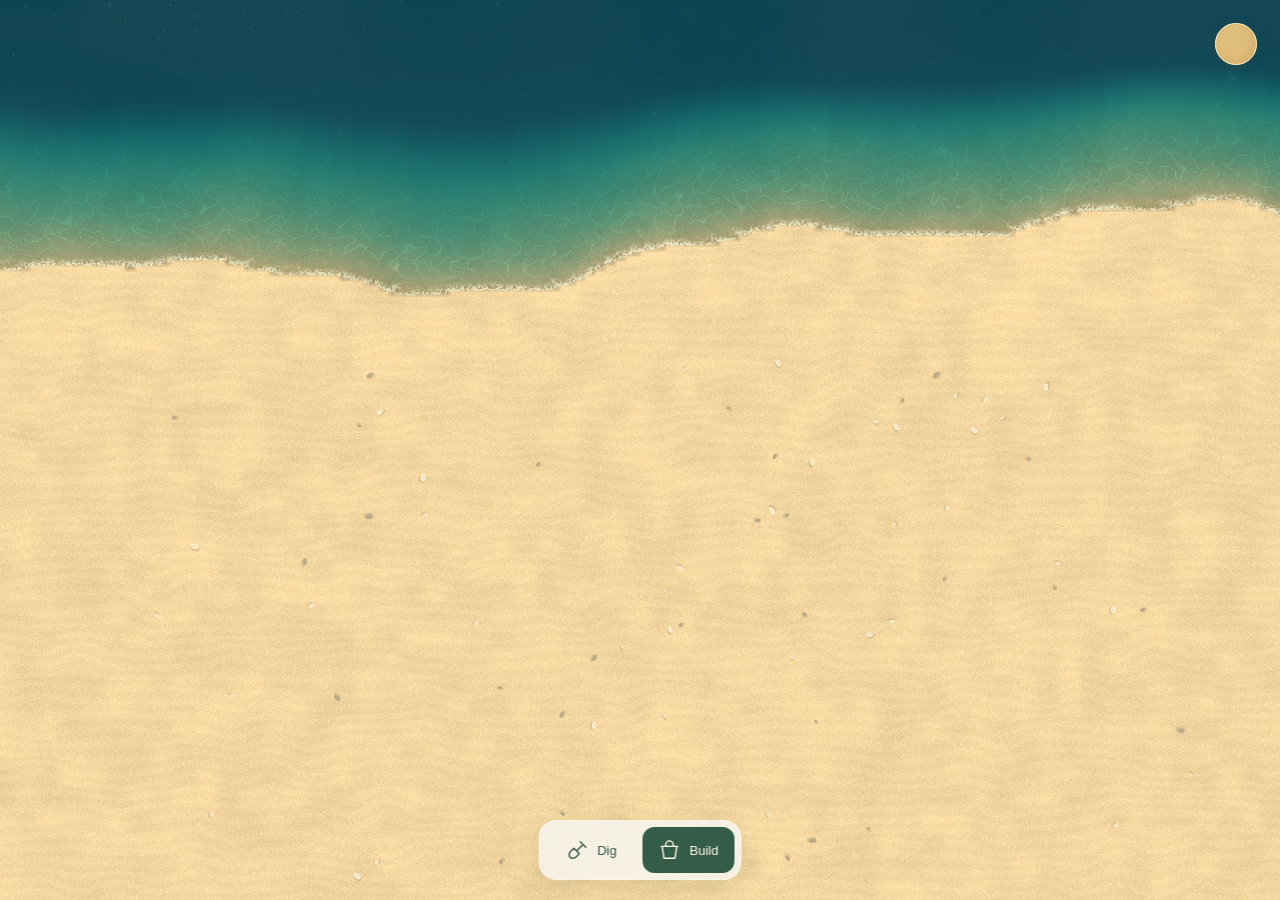
<file: index.html>
<!doctype html>
<html lang="en">
<head>
  <meta charset="utf-8">
  <meta name="viewport" content="width=device-width, initial-scale=1, viewport-fit=cover">
  <meta name="theme-color" content="#236d72">
  <meta name="description" content="Dig channels, build sand walls, and let the tide find its way.">
  <title>Low Tide</title>
  <link rel="stylesheet" href="styles.css">
</head>
<body>
  <main id="beach">
    <canvas id="surface" aria-hidden="true"></canvas>
    <canvas id="canvas" aria-label="Interactive beach. Drag to use the selected tool; right-drag to dig. Keyboard: 1 for dig, 2 for build. Digging collects sand; building spends it. The sand-colored circle shows your supply."></canvas>
    <div id="sand-supply" role="img" aria-label="Sand supply. Dig to collect more; build to spend it."></div>
    <div class="tools" role="group" aria-label="Sand tools">
      <button class="tool" data-tool="dig" aria-pressed="false">
        <svg viewBox="0 0 24 24" aria-hidden="true"><path d="m15 3 6 6M18 6l-7 7M8 10l6 6-4 4c-5 3-9-1-6-6Z"/></svg>
        <span>Dig</span>
      </button>
      <button class="tool selected" data-tool="build" aria-pressed="true">
        <svg viewBox="0 0 24 24" aria-hidden="true"><path d="M4 8h16l-2 13H6ZM8 8V6a4 4 0 0 1 8 0v2M3 8h18"/></svg>
        <span>Build</span>
      </button>
    </div>
  </main>
  <script type="module" src="game.mjs"></script>
</body>
</html>
</file>
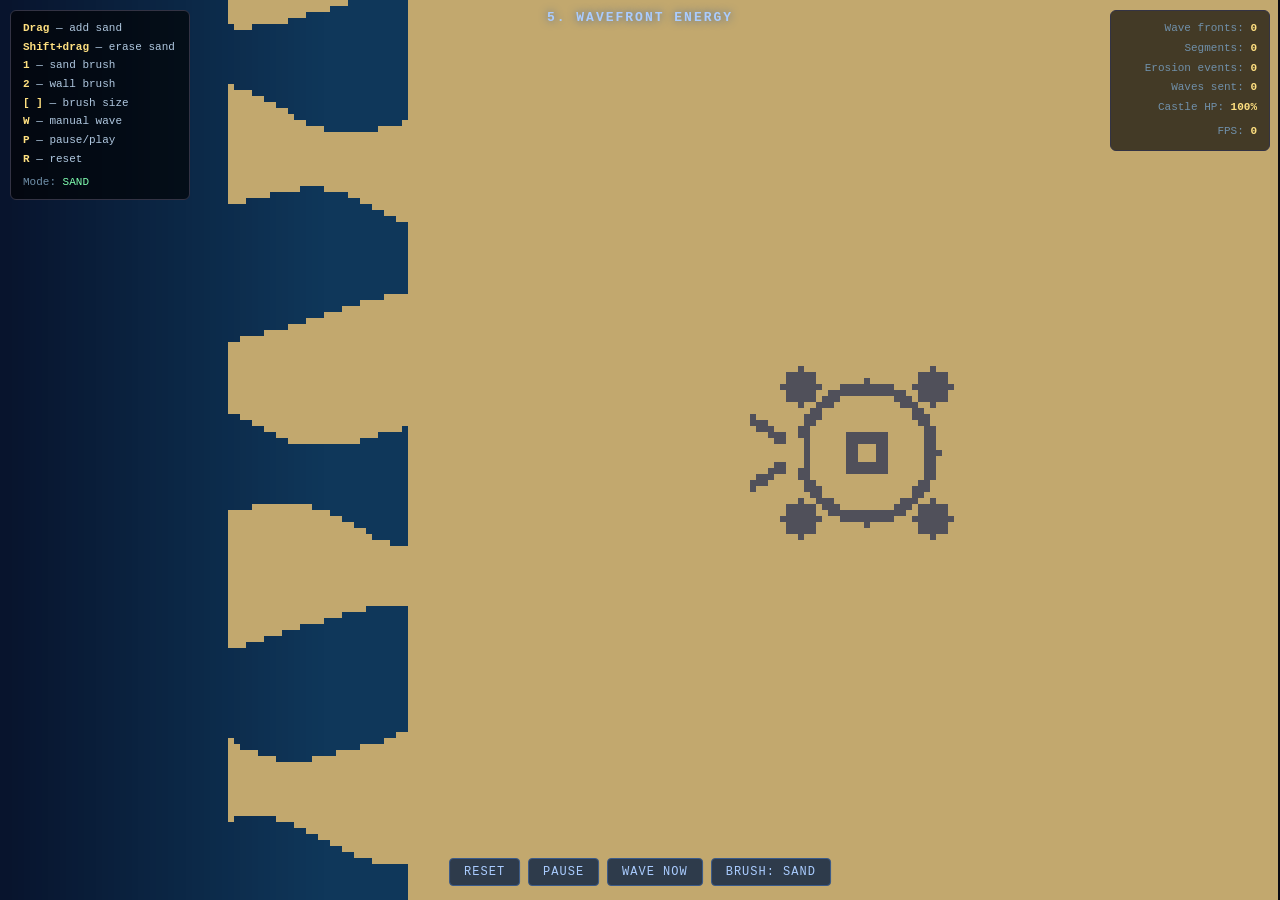
<file: prototypes/05-wavefront-energy/index.html>
<!DOCTYPE html>
<html lang="en">
<head>
  <meta charset="UTF-8" />
  <meta name="viewport" content="width=device-width, initial-scale=1.0" />
  <title>5. Wavefront Energy</title>
  <link rel="stylesheet" href="styles.css" />
</head>
<body>
<div id="app">
  <canvas id="canvas"></canvas>

  <div id="hud">
    <div id="title-bar">5. WAVEFRONT ENERGY</div>

    <div id="overlay">
      <div><span class="key">Drag</span> — add sand</div>
      <div><span class="key">Shift+drag</span> — erase sand</div>
      <div><span class="key">1</span> — sand brush</div>
      <div><span class="key">2</span> — wall brush</div>
      <div><span class="key">[ ]</span> — brush size</div>
      <div><span class="key">W</span> — manual wave</div>
      <div><span class="key">P</span> — pause/play</div>
      <div><span class="key">R</span> — reset</div>
      <div style="margin-top:4px;color:#7090aa">Mode: <span class="mode-label" id="mode-text">SAND</span></div>
    </div>

    <div id="metrics">
      <div><span class="metric-label">Wave fronts: </span><span class="metric-val" id="m-fronts">0</span></div>
      <div><span class="metric-label">Segments: </span><span class="metric-val" id="m-segs">0</span></div>
      <div><span class="metric-label">Erosion events: </span><span class="metric-val" id="m-erosion">0</span></div>
      <div><span class="metric-label">Waves sent: </span><span class="metric-val" id="m-waves">0</span></div>
      <div><span class="metric-label">Castle HP: </span><span class="metric-val" id="m-hp">100%</span></div>
      <div style="margin-top:4px"><span class="metric-label">FPS: </span><span class="metric-val" id="m-fps">0</span></div>
    </div>

    <div id="mode-indicator" id="mode-indicator"></div>

    <div id="wave-bar">
      Next wave: <span class="wv" id="wave-countdown">--</span>s
    </div>
  </div>

  <div id="controls">
    <button id="btn-reset">RESET</button>
    <button id="btn-pause">PAUSE</button>
    <button id="btn-wave">WAVE NOW</button>
    <button id="btn-mode">BRUSH: SAND</button>
  </div>
</div>
<script src="game.js"></script>
</body>
</html>
</file>
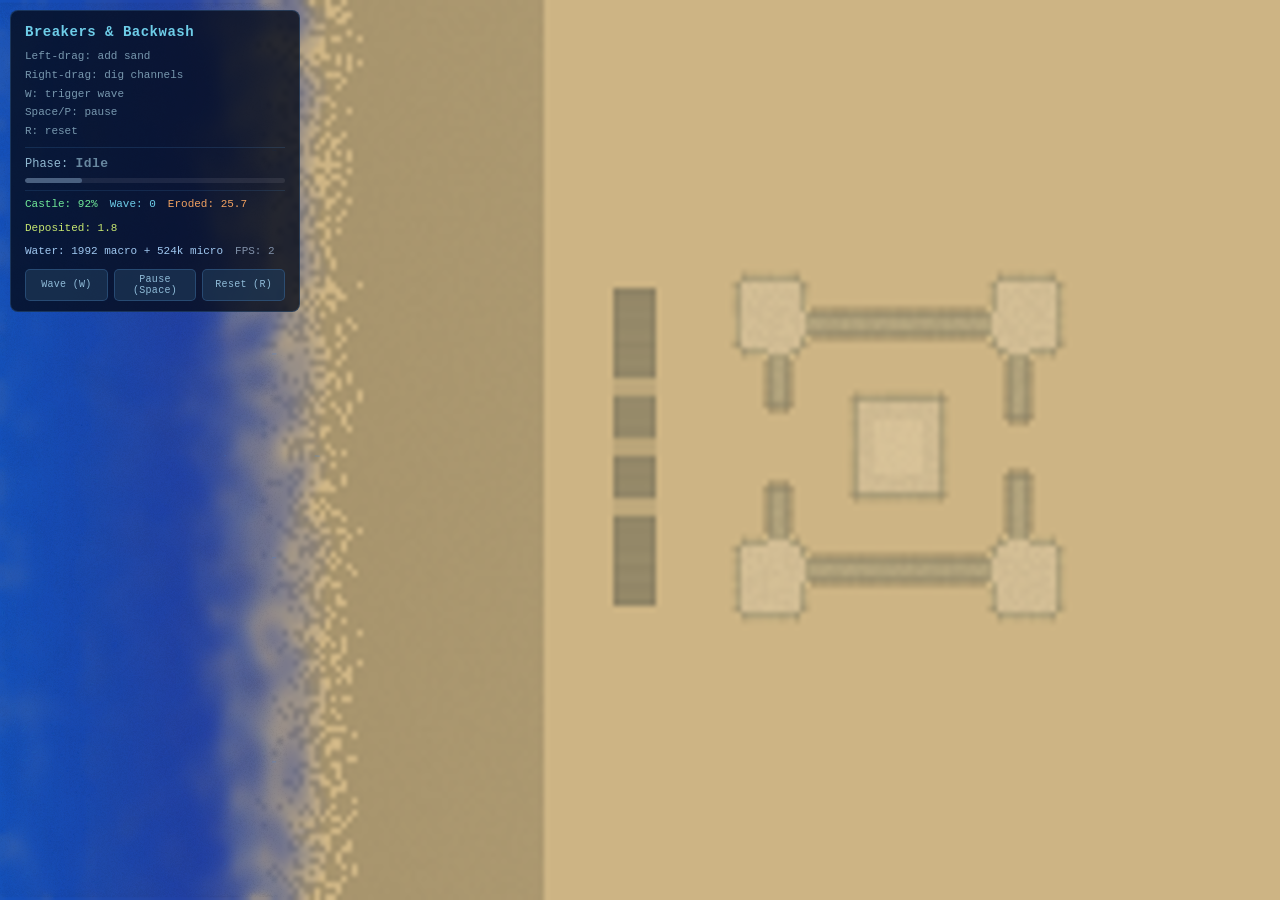
<file: prototypes/flow-variations/01-breakers-backwash/index.html>
<!DOCTYPE html>
<html lang="en">
<head>
  <meta charset="UTF-8">
  <meta name="viewport" content="width=device-width, initial-scale=1.0">
  <title>Breakers &amp; Backwash – Sandcastle vs Waves</title>
  <link rel="stylesheet" href="styles.css">
</head>
<body>
  <canvas id="canvas"></canvas>
  <!-- WebGL2 micro-particle overlay: pointer-events:none so build/dig still works -->
  <canvas id="gl-canvas"></canvas>

  <div id="overlay">
    <h2>Breakers &amp; Backwash</h2>

    <div class="controls">
      <span>Left-drag: add sand</span>
      <span>Right-drag: dig channels</span>
      <span>W: trigger wave</span>
      <span>Space/P: pause</span>
      <span>R: reset</span>
    </div>

    <div id="phase-display">
      <span id="phase-label">Phase: <strong id="phase-name">Idle</strong></span>
      <div id="phase-bar-track"><div id="phase-bar"></div></div>
    </div>

    <div id="metrics">
      <span id="m-health">Castle: 100%</span>
      <span id="m-waves">Wave: 0</span>
      <span id="m-eroded">Eroded: 0.0</span>
      <span id="m-deposited">Deposited: 0.0</span>
      <span id="m-particles">Particles: 0</span>
      <span id="m-fps">FPS: --</span>
    </div>

    <div id="buttons">
      <button id="btn-wave">Wave (W)</button>
      <button id="btn-pause">Pause (Space)</button>
      <button id="btn-reset">Reset (R)</button>
    </div>
  </div>

  <div id="paused-banner">PAUSED</div>

  <script src="game.js"></script>
</body>
</html>
</file>
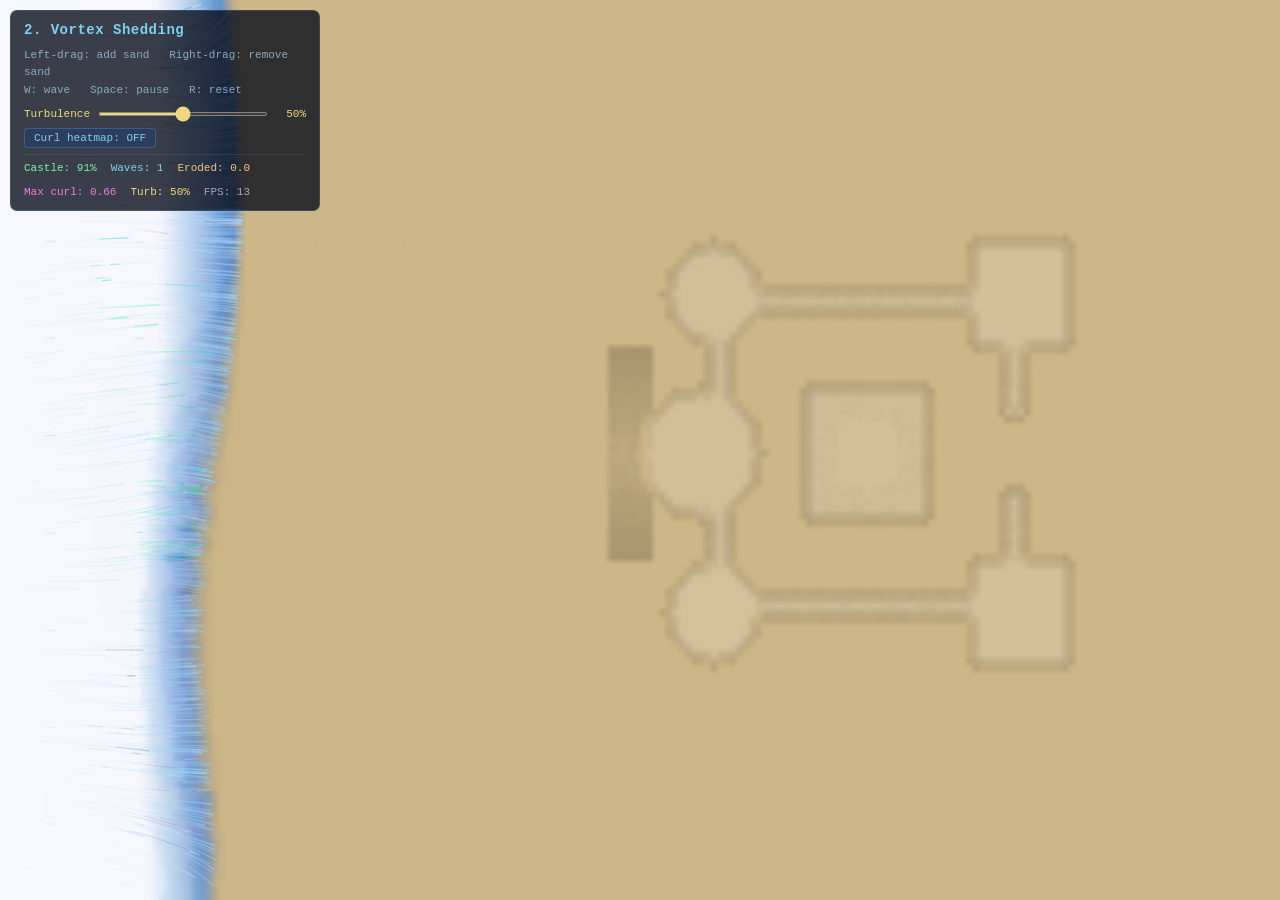
<file: prototypes/flow-variations/02-vortex-shedding/index.html>
<!DOCTYPE html>
<html lang="en">
<head>
  <meta charset="UTF-8">
  <meta name="viewport" content="width=device-width, initial-scale=1.0">
  <title>2. Vortex Shedding – Sandcastle vs Waves</title>
  <link rel="stylesheet" href="styles.css">
</head>
<body>
  <canvas id="canvas"></canvas>

  <div id="overlay">
    <h2>2. Vortex Shedding</h2>
    <div class="controls">
      <span>Left-drag: add sand &nbsp; Right-drag: remove sand</span>
      <span>W: wave &nbsp; Space: pause &nbsp; R: reset</span>
    </div>
    <div class="slider-row">
      <label for="turb-slider">Turbulence</label>
      <input type="range" id="turb-slider" min="0" max="100" value="50">
      <span id="turb-val">50%</span>
    </div>
    <div class="btn-row">
      <button id="heatmap-toggle">Curl heatmap: OFF</button>
    </div>
    <div id="metrics">
      <span id="m-health">Castle: 100%</span>
      <span id="m-waves">Waves: 0</span>
      <span id="m-eroded">Eroded: 0.0</span>
      <span id="m-curl">Max curl: 0.00</span>
      <span id="m-turb">Turb: 50%</span>
      <span id="m-fps">FPS: --</span>
    </div>
  </div>

  <div id="paused-banner">PAUSED</div>

  <script src="game.js"></script>
</body>
</html>
</file>
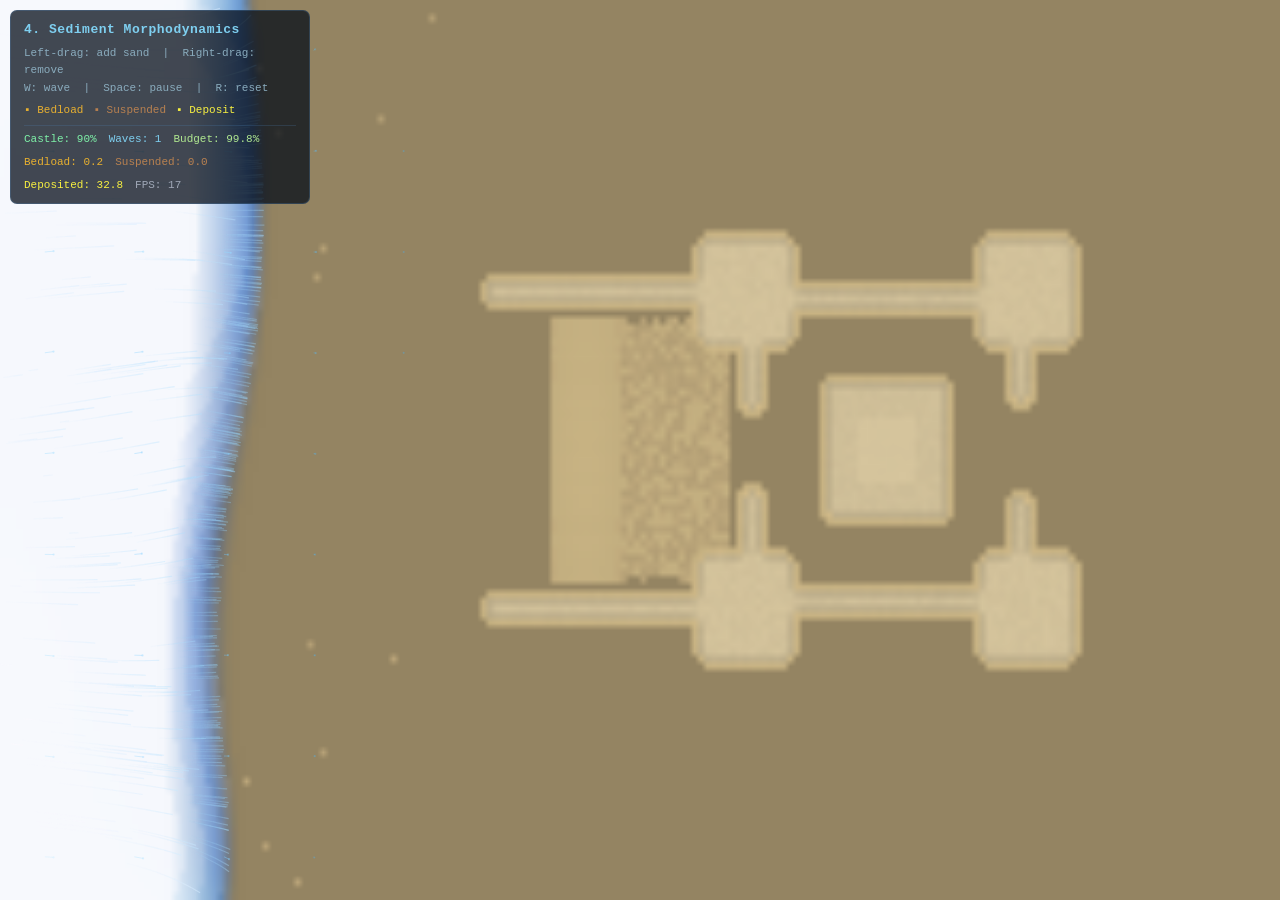
<file: prototypes/flow-variations/04-sediment-morphodynamics/index.html>
<!DOCTYPE html>
<html lang="en">
<head>
  <meta charset="UTF-8">
  <meta name="viewport" content="width=device-width, initial-scale=1.0">
  <title>4. Sediment Morphodynamics – Sandcastle vs Waves</title>
  <link rel="stylesheet" href="styles.css">
</head>
<body>
  <canvas id="canvas"></canvas>

  <div id="overlay">
    <h2>4. Sediment Morphodynamics</h2>
    <div class="controls">
      <span>Left-drag: add sand &nbsp;|&nbsp; Right-drag: remove</span>
      <span>W: wave &nbsp;|&nbsp; Space: pause &nbsp;|&nbsp; R: reset</span>
    </div>
    <div class="legend">
      <span class="leg-bed">▪ Bedload</span>
      <span class="leg-sus">▪ Suspended</span>
      <span class="leg-dep">▪ Deposit</span>
    </div>
    <div id="metrics">
      <span id="m-health">Castle: 100%</span>
      <span id="m-waves">Waves: 0</span>
      <span id="m-budget">Budget: 100%</span>
      <span id="m-bedload">Bedload: 0.0</span>
      <span id="m-suspended">Suspended: 0.0</span>
      <span id="m-deposited">Deposited: 0.0</span>
      <span id="m-fps">FPS: --</span>
    </div>
  </div>

  <div id="paused-banner">PAUSED</div>

  <script src="game.js"></script>
</body>
</html>
</file>
<file: styles.css>
:root {
  color-scheme: light;
  font-family: -apple-system, BlinkMacSystemFont, "Segoe UI", sans-serif;
  background: #dfc58e;
}

* { box-sizing: border-box; }
html, body { margin: 0; width: 100%; height: 100%; overflow: hidden; overscroll-behavior: none; }
#beach { position: fixed; inset: 0; width: 100%; height: 100dvh; overflow: hidden; }
#surface, #canvas { position: absolute; inset: 0; display: block; width: 100%; height: 100%; }
#surface { pointer-events: none; }
#canvas { touch-action: none; cursor: none; }

#sand-supply {
  position: absolute;
  top: 24px;
  right: 24px;
  width: 41px;
  height: 41px;
  border: 1px solid #fff2cc;
  border-radius: 50%;
  background: #dfbd7a;
  box-shadow: 0 2px 8px #3b4d3d55, inset -3px -3px 7px #a47b3933;
  pointer-events: none;
}
#sand-supply[data-empty="true"] { background: transparent; box-shadow: 0 1px 4px #3b4d3d55; }

.tools {
  position: absolute;
  bottom: max(20px, env(safe-area-inset-bottom));
  left: 50%;
  transform: translateX(-50%);
  display: flex;
  gap: 5px;
  padding: 6px;
  border: 1px solid #fff9e580;
  border-radius: 18px;
  background: #f6f3ebe8;
  backdrop-filter: blur(12px);
  box-shadow: 0 4px 24px #30452c25;
}

.tool {
  display: flex;
  align-items: center;
  justify-content: center;
  gap: 9px;
  min-width: 92px;
  height: 46px;
  padding: 0 16px;
  border: 0;
  border-radius: 12px;
  color: #345947;
  background: transparent;
  font: inherit;
  font-size: 13px;
  cursor: pointer;
  user-select: none;
  transition: background .15s, color .15s;
}

.tool:hover { background: #e1e8d9; }
.tool.selected { background: #345d49; color: #fff9e9; }
.tool:focus-visible { outline: 2px solid #286956; outline-offset: 3px; }
.tool svg { width: 22px; height: 22px; fill: none; stroke: currentColor; stroke-width: 1.5; stroke-linecap: round; stroke-linejoin: round; }
@media (prefers-reduced-motion: reduce) { .tool { transition: none; } }
</file>
<file: prototypes/05-wavefront-energy/styles.css>
* {
  margin: 0;
  padding: 0;
  box-sizing: border-box;
}

body {
  background: #0a0a12;
  overflow: hidden;
  font-family: 'Courier New', monospace;
  color: #e0e0e0;
  user-select: none;
}

#app {
  position: relative;
  width: 100vw;
  height: 100vh;
}

#canvas {
  display: block;
  cursor: crosshair;
}

#hud {
  position: absolute;
  top: 0;
  left: 0;
  right: 0;
  pointer-events: none;
}

#title-bar {
  position: absolute;
  top: 10px;
  left: 50%;
  transform: translateX(-50%);
  font-size: 13px;
  font-weight: bold;
  letter-spacing: 2px;
  color: #aaccff;
  text-shadow: 0 0 8px #446699;
  pointer-events: none;
}

#overlay {
  position: absolute;
  top: 10px;
  left: 10px;
  background: rgba(0,0,0,0.65);
  border: 1px solid #334;
  border-radius: 6px;
  padding: 8px 12px;
  font-size: 11px;
  line-height: 1.7;
  color: #b0c8e0;
  pointer-events: none;
  min-width: 180px;
}

#overlay .key { color: #ffe080; font-weight: bold; }
#overlay .mode-label { color: #80ffb0; }

#metrics {
  position: absolute;
  top: 10px;
  right: 10px;
  background: rgba(0,0,0,0.65);
  border: 1px solid #334;
  border-radius: 6px;
  padding: 8px 12px;
  font-size: 11px;
  line-height: 1.8;
  color: #b0c8e0;
  pointer-events: none;
  min-width: 160px;
  text-align: right;
}

#metrics .metric-label { color: #7090aa; }
#metrics .metric-val { color: #ffe080; font-weight: bold; }

#controls {
  position: absolute;
  bottom: 14px;
  left: 50%;
  transform: translateX(-50%);
  display: flex;
  gap: 8px;
  pointer-events: all;
}

button {
  background: rgba(20, 40, 70, 0.85);
  border: 1px solid #3a5a8a;
  color: #aaccff;
  font-family: 'Courier New', monospace;
  font-size: 12px;
  padding: 6px 14px;
  border-radius: 4px;
  cursor: pointer;
  letter-spacing: 1px;
  transition: background 0.15s, border-color 0.15s;
}

button:hover {
  background: rgba(40, 70, 130, 0.9);
  border-color: #5a8acc;
}

button:active {
  background: rgba(60, 100, 180, 0.9);
}

#mode-indicator {
  position: absolute;
  bottom: 50px;
  left: 50%;
  transform: translateX(-50%);
  font-size: 11px;
  color: #80ffb0;
  letter-spacing: 1px;
  pointer-events: none;
  opacity: 0.8;
}

#wave-bar {
  position: absolute;
  bottom: 14px;
  left: 14px;
  font-size: 10px;
  color: #7090aa;
  pointer-events: none;
}

#wave-bar .wv { color: #60c0ff; font-weight: bold; }
</file>
<file: prototypes/flow-variations/01-breakers-backwash/styles.css>
/* styles.css – Variation 1: Breakers & Backwash */

* { margin: 0; padding: 0; box-sizing: border-box; }

body {
  background: #06090f;
  overflow: hidden;
  user-select: none;
}

#canvas {
  display: block;
  width: 100vw;
  height: 100vh;
  cursor: crosshair;
  image-rendering: auto;
}

/* WebGL2 GPU micro-particle overlay — sits above the 2D canvas, transparent */
#gl-canvas {
  position: fixed;
  top: 0;
  left: 0;
  width: 100vw;
  height: 100vh;
  pointer-events: none;   /* pass all clicks through to #canvas below */
}

#overlay {
  position: fixed;
  top: 10px;
  left: 10px;
  background: rgba(4, 10, 22, 0.78);
  color: #c0d4e4;
  padding: 10px 14px;
  border-radius: 8px;
  font-family: 'Courier New', monospace;
  font-size: 12px;
  line-height: 1.6;
  pointer-events: none;
  border: 1px solid rgba(70, 130, 190, 0.28);
  max-width: 290px;
}

#overlay h2 {
  font-size: 14px;
  font-weight: bold;
  color: #6ecde8;
  margin-bottom: 5px;
  letter-spacing: 0.5px;
}

.controls {
  display: flex;
  flex-direction: column;
  gap: 1px;
  color: #7898ae;
  font-size: 11px;
  margin-bottom: 7px;
}

/* ── Phase indicator ────────────────────────────────────── */

#phase-display {
  margin-bottom: 7px;
  border-top: 1px solid rgba(70, 130, 190, 0.2);
  padding-top: 6px;
}

#phase-label {
  font-size: 12px;
  color: #90b8d0;
}

#phase-name {
  font-size: 13px;
  letter-spacing: 0.5px;
}

/* Phase name colours are set by JS via data-phase attribute */
#phase-name[data-phase="0"] { color: #6888a0; }  /* Idle     – slate   */
#phase-name[data-phase="1"] { color: #50d0ff; }  /* Breaker  – bright cyan */
#phase-name[data-phase="2"] { color: #90e870; }  /* Run-Up   – green   */
#phase-name[data-phase="3"] { color: #f0a030; }  /* Backwash – amber   */
#phase-name[data-phase="4"] { color: #d08850; }  /* Drain    – brown   */

#phase-bar-track {
  margin-top: 3px;
  height: 5px;
  background: rgba(255,255,255,0.08);
  border-radius: 3px;
  overflow: hidden;
}

#phase-bar {
  height: 100%;
  border-radius: 3px;
  width: 0%;
  transition: background-color 0.3s;
}

#phase-bar[data-phase="0"] { background: #4a6080; }
#phase-bar[data-phase="1"] { background: #30b8e0; }
#phase-bar[data-phase="2"] { background: #70c858; }
#phase-bar[data-phase="3"] { background: #d88820; }
#phase-bar[data-phase="4"] { background: #b07040; }

/* ── Metrics ─────────────────────────────────────────────── */

#metrics {
  display: flex;
  flex-wrap: wrap;
  gap: 6px 12px;
  font-size: 11px;
  color: #9ab8cc;
  border-top: 1px solid rgba(70, 130, 190, 0.18);
  padding-top: 5px;
  margin-bottom: 8px;
}

#m-health    { color: #70e898; }
#m-waves     { color: #6ecde8; }
#m-eroded    { color: #f0a060; }
#m-deposited { color: #c8e870; }
#m-particles { color: #a0c8f0; }
#m-fps       { color: #8090a8; }

/* ── Buttons ─────────────────────────────────────────────── */

#buttons {
  display: flex;
  gap: 6px;
  pointer-events: all;
}

#buttons button {
  flex: 1;
  background: rgba(30, 55, 85, 0.7);
  color: #90bcd8;
  border: 1px solid rgba(70, 130, 190, 0.35);
  border-radius: 5px;
  padding: 4px 6px;
  font-family: 'Courier New', monospace;
  font-size: 10px;
  cursor: pointer;
  letter-spacing: 0.3px;
  transition: background 0.15s, color 0.15s;
}

#buttons button:hover {
  background: rgba(50, 90, 130, 0.8);
  color: #d0e8f4;
}

#buttons button:active {
  background: rgba(30, 70, 110, 0.9);
}

/* ── Paused banner ───────────────────────────────────────── */

#paused-banner {
  position: fixed;
  top: 50%;
  left: 50%;
  transform: translate(-50%, -50%);
  background: rgba(4, 10, 22, 0.85);
  color: #f0d870;
  font-family: 'Courier New', monospace;
  font-size: 28px;
  font-weight: bold;
  padding: 12px 30px;
  border-radius: 8px;
  border: 1px solid rgba(240, 216, 112, 0.4);
  letter-spacing: 5px;
  pointer-events: none;
  display: none;
}
</file>
<file: prototypes/flow-variations/02-vortex-shedding/styles.css>
/* styles.css – Variation 2: Vortex Shedding */

* { margin: 0; padding: 0; box-sizing: border-box; }

body {
  background: #080d16;
  overflow: hidden;
  user-select: none;
}

#canvas {
  display: block;
  width: 100vw;
  height: 100vh;
  cursor: crosshair;
  image-rendering: pixelated;
}

#overlay {
  position: fixed;
  top: 10px;
  left: 10px;
  background: rgba(4, 10, 22, 0.78);
  color: #c8dce8;
  padding: 9px 13px;
  border-radius: 7px;
  font-family: 'Courier New', monospace;
  font-size: 12px;
  line-height: 1.55;
  pointer-events: none;
  border: 1px solid rgba(80, 160, 220, 0.25);
  max-width: 310px;
}

#overlay h2 {
  font-size: 14px;
  font-weight: bold;
  color: #7ecff0;
  margin-bottom: 5px;
  letter-spacing: 0.5px;
}

.controls {
  display: flex;
  flex-direction: column;
  gap: 1px;
  color: #8aacbe;
  font-size: 11px;
  margin-bottom: 7px;
}

/* Slider row – needs pointer events */
.slider-row {
  display: flex;
  align-items: center;
  gap: 6px;
  margin-bottom: 5px;
  pointer-events: auto;
  font-size: 11px;
  color: #aac8dc;
}

.slider-row label {
  min-width: 68px;
  color: #f0d87e;
}

#turb-slider {
  flex: 1;
  height: 4px;
  accent-color: #f0d87e;
  cursor: pointer;
}

#turb-val {
  min-width: 32px;
  text-align: right;
  color: #f0d87e;
}

/* Heatmap toggle button */
.btn-row {
  margin-bottom: 6px;
  pointer-events: auto;
}

#heatmap-toggle {
  background: rgba(40, 60, 100, 0.7);
  color: #7ecff0;
  border: 1px solid rgba(80, 160, 220, 0.35);
  border-radius: 4px;
  padding: 3px 9px;
  font-family: 'Courier New', monospace;
  font-size: 11px;
  cursor: pointer;
  pointer-events: auto;
  transition: background 0.15s;
}

#heatmap-toggle:hover {
  background: rgba(60, 90, 150, 0.8);
}

#heatmap-toggle.active {
  background: rgba(80, 30, 80, 0.75);
  color: #f07ee0;
  border-color: rgba(220, 80, 200, 0.45);
}

#metrics {
  display: flex;
  flex-wrap: wrap;
  gap: 7px 14px;
  font-size: 11px;
  color: #aac8dc;
  border-top: 1px solid rgba(80, 160, 220, 0.18);
  padding-top: 5px;
}

#m-health { color: #7ef0a8; }
#m-waves  { color: #7ecff0; }
#m-eroded { color: #f0c07e; }
#m-curl   { color: #f07ee0; }
#m-turb   { color: #f0d87e; }
#m-fps    { color: #a0a8b8; }

#paused-banner {
  position: fixed;
  top: 50%;
  left: 50%;
  transform: translate(-50%, -50%);
  background: rgba(5, 12, 25, 0.82);
  color: #f0e07e;
  font-family: 'Courier New', monospace;
  font-size: 28px;
  font-weight: bold;
  padding: 12px 28px;
  border-radius: 8px;
  border: 1px solid rgba(240, 224, 126, 0.4);
  letter-spacing: 4px;
  pointer-events: none;
  display: none;
}
</file>
<file: prototypes/flow-variations/04-sediment-morphodynamics/styles.css>
/* styles.css – Variation: Sediment Morphodynamics */

* { margin: 0; padding: 0; box-sizing: border-box; }

body {
  background: #0a0e18;
  overflow: hidden;
  user-select: none;
}

#canvas {
  display: block;
  width: 100vw;
  height: 100vh;
  cursor: crosshair;
  image-rendering: pixelated;
}

#overlay {
  position: fixed;
  top: 10px;
  left: 10px;
  background: rgba(5, 12, 25, 0.75);
  color: #c8dce8;
  padding: 9px 13px;
  border-radius: 7px;
  font-family: 'Courier New', monospace;
  font-size: 12px;
  line-height: 1.55;
  pointer-events: none;
  border: 1px solid rgba(80, 140, 200, 0.25);
  max-width: 300px;
}

#overlay h2 {
  font-size: 13px;
  font-weight: bold;
  color: #7ecff0;
  margin-bottom: 5px;
  letter-spacing: 0.5px;
}

.controls {
  display: flex;
  flex-direction: column;
  gap: 1px;
  color: #8aacbe;
  font-size: 11px;
  margin-bottom: 5px;
}

.legend {
  display: flex;
  gap: 10px;
  font-size: 11px;
  margin-bottom: 6px;
}

.leg-bed { color: #e8b030; }
.leg-sus { color: #b88050; }
.leg-dep { color: #f8f040; }

#metrics {
  display: flex;
  flex-wrap: wrap;
  gap: 6px 12px;
  font-size: 11px;
  color: #aac8dc;
  border-top: 1px solid rgba(80, 140, 200, 0.2);
  padding-top: 5px;
}

#m-health    { color: #7ef0a8; }
#m-waves     { color: #7ecff0; }
#m-budget    { color: #b0e890; }
#m-bedload   { color: #e8b030; }
#m-suspended { color: #b88050; }
#m-deposited { color: #f8f040; }
#m-fps       { color: #a0a8b8; }

#paused-banner {
  position: fixed;
  top: 50%;
  left: 50%;
  transform: translate(-50%, -50%);
  background: rgba(5, 12, 25, 0.82);
  color: #f0e07e;
  font-family: 'Courier New', monospace;
  font-size: 28px;
  font-weight: bold;
  padding: 12px 28px;
  border-radius: 8px;
  border: 1px solid rgba(240, 224, 126, 0.4);
  letter-spacing: 4px;
  pointer-events: none;
  display: none;
}
</file>
